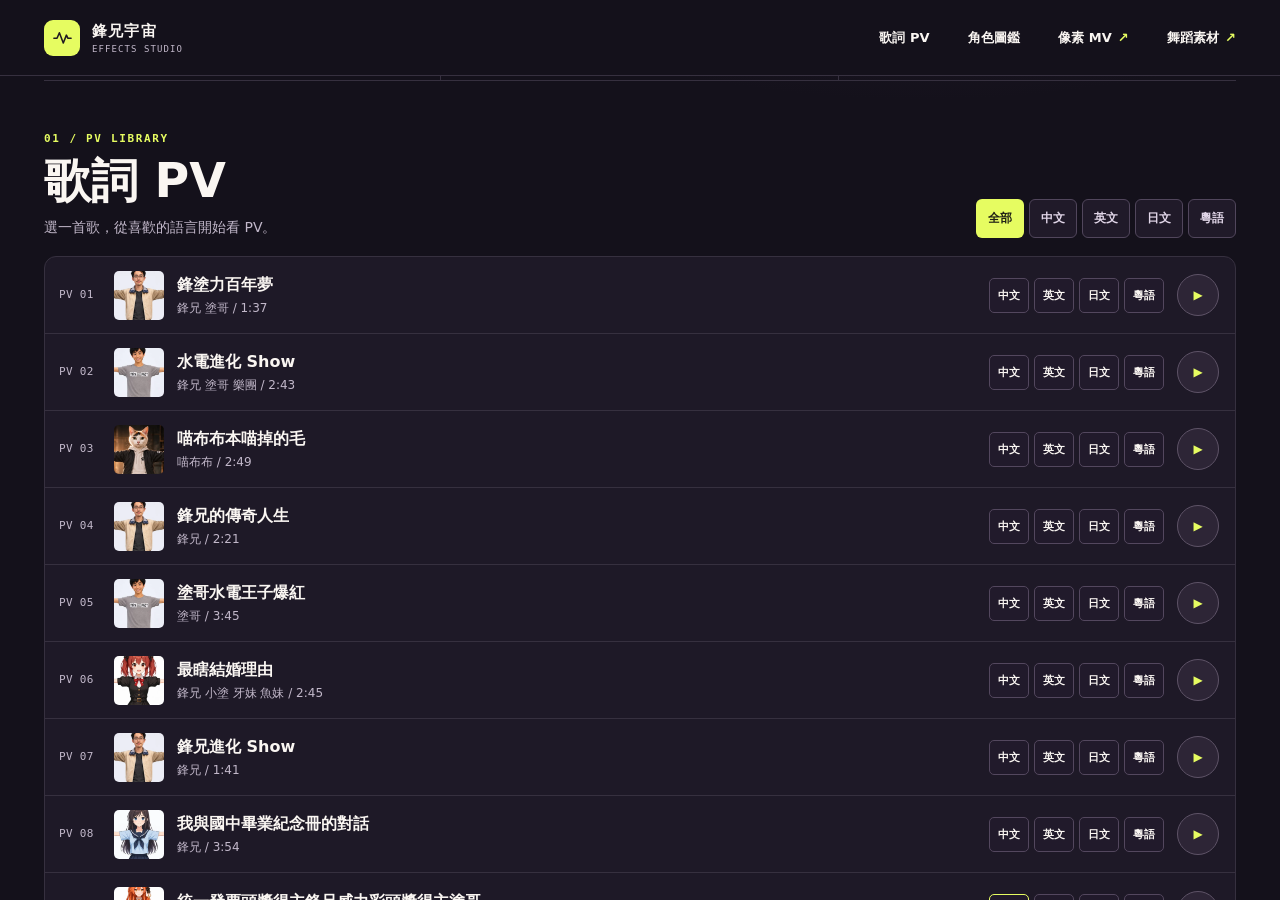
<file: index.html>
<!doctype html>
<html lang="zh-Hant">
<head>
<meta charset="utf-8">
<meta name="viewport" content="width=device-width,initial-scale=1,viewport-fit=cover">
<meta name="theme-color" content="#14111b">
<meta name="color-scheme" content="dark">
<meta name="mobile-web-app-capable" content="yes">
<meta name="apple-mobile-web-app-capable" content="yes">
<meta name="apple-mobile-web-app-status-bar-style" content="black-translucent">
<meta name="description" content="探索鋒兄宇宙的二次元 PV、四語曲庫與角色三視圖。">
<title>鋒兄宇宙｜音樂影像圖鑑</title>
<script>
  if ((location.protocol === 'https:' || location.protocol === 'http:') &&
      !location.search && !location.hash) {
    location.replace('./?song=s102#library');
  }
</script>
<link rel="stylesheet" href="css/archive.css?v=2">
<link rel="icon" href="data:image/svg+xml,%3Csvg xmlns=%27http://www.w3.org/2000/svg%27 viewBox=%270 0 32 32%27%3E%3Crect width=%2732%27 height=%2732%27 rx=%278%27 fill=%27%23e6fc61%27/%3E%3Cpath d=%27M5 17h4l3-7 5 13 4-10 2 4h4%27 fill=%27none%27 stroke=%27%23211a22%27 stroke-width=%272%27 stroke-linecap=%27round%27 stroke-linejoin=%27round%27/%3E%3C/svg%3E">
<style>
  :root{
    --ink:#2a1d3a; --paper:#fffafc; --pink:#ff5f95; --blue:#38c6ff; --gold:#ffc23a;
    --glass:rgba(255,255,255,.86); --line:rgba(42,29,58,.16);
    --ui:"Noto Sans CJK TC","Noto Sans TC","Microsoft JhengHei UI","PingFang TC",system-ui,sans-serif;
    --sat:env(safe-area-inset-top,0px); --sar:env(safe-area-inset-right,0px);
    --sab:env(safe-area-inset-bottom,0px); --sal:env(safe-area-inset-left,0px);
  }
  *{box-sizing:border-box;margin:0;padding:0}
  html,body{height:100%;height:100dvh;background:#120c22;overflow:hidden;color:var(--ink);font-family:var(--ui);
    user-select:none;-webkit-font-smoothing:antialiased;-webkit-text-size-adjust:100%;
    overscroll-behavior:none;touch-action:manipulation;-webkit-tap-highlight-color:transparent}
  #pv{position:fixed;inset:0;margin:auto;width:100%;height:100%;object-fit:contain;display:block;cursor:pointer;
    touch-action:manipulation}
  html.idle,html.idle #pv{cursor:none}
  #safe{position:fixed;left:0;top:0;width:0;height:0;visibility:hidden;pointer-events:none;
    border-style:solid;border-color:transparent;border-width:var(--sat) var(--sar) var(--sab) var(--sal)}

  /* the transport, a white capsule bar that fades away while it plays */
  #bar{position:fixed;left:50%;bottom:max(14px,var(--sab));transform:translateX(-50%);
    width:min(960px,calc(100% - 24px - var(--sal) - var(--sar)));padding:10px 14px 12px;border-radius:22px;
    background:var(--glass);border:3px solid var(--ink);box-shadow:6px 7px 0 rgba(42,29,58,.35);z-index:20;
    transition:opacity .35s}
  html.idle #bar,
  html:has(#start:not(.gone)) #bar{opacity:0;pointer-events:none}
  #scrub{position:relative;height:18px;cursor:pointer;touch-action:none}
  #track{position:absolute;left:0;right:0;top:6px;height:6px;border-radius:3px;background:rgba(42,29,58,.14)}
  #played{position:absolute;left:0;top:6px;height:6px;width:0;border-radius:3px;
    background:linear-gradient(90deg,var(--pink),var(--gold),var(--blue))}
  #row{display:flex;align-items:center;gap:8px;margin-top:6px;flex-wrap:wrap}
  #head{display:contents}
  #transport,#tools{display:flex;align-items:center;gap:8px;min-width:0}
  #transport{order:1}
  #time{order:2}
  #tools{order:3}
  .b{appearance:none;display:inline-flex;align-items:center;justify-content:center;border:2.5px solid var(--ink);
    background:#fff;color:var(--ink);font-family:var(--ui);font-size:13px;font-weight:800;letter-spacing:.06em;
    border-radius:999px;padding:6px 13px;cursor:pointer;text-decoration:none;white-space:nowrap;
    transition:transform .12s,background .12s;touch-action:manipulation}
  .b:active{transform:translateY(1px)}
  .b:focus-visible{outline:3px solid var(--gold);outline-offset:2px}
  #play{width:44px;height:44px;padding:0;font-size:16px;background:var(--pink);color:#fff}
  .nav{width:34px;height:34px;padding:0;font-size:12px}
  #time{font-size:13px;font-weight:700;font-variant-numeric:tabular-nums;min-width:96px}
  .ico{display:none}
  #now{order:4;margin-left:auto;display:flex;gap:10px;align-items:baseline;overflow:hidden;white-space:nowrap;
    max-width:40%;min-width:0}
  #ttl{font-weight:900;font-size:14px;overflow:hidden;text-overflow:ellipsis;min-width:0;flex:1 1 auto}
  #cast{font-size:12px;opacity:.65;overflow:hidden;text-overflow:ellipsis;min-width:0;flex:0 1 auto}

  /* tools/render_pv.js: just the frame */
  html.render #bar,html.render #start,#safe{display:none}
  html.render #pv{cursor:default}

  @media (hover:hover){
    .b:hover{background:#fff1f7;transform:translateY(-1px)}
  }
  @media (pointer:coarse){
    .b{min-width:44px;min-height:44px;padding:0 12px;font-size:14px}
    .nav{width:44px;height:44px;font-size:16px}
    #play{width:52px;height:48px;font-size:18px}
    #scrub{height:28px}
    #track,#played{top:11px}
  }
  @media (max-width:820px){
    #bar{padding:8px 10px 10px;border-radius:18px}
    #row{gap:6px 8px;margin-top:4px}
    #head{display:flex;align-items:baseline;gap:8px;width:100%;min-width:0;order:0}
    #transport,#tools,#time,#now{order:0}
    #now{margin:0;max-width:none;flex:1 1 auto;font-size:14px}
    #time{flex:0 0 auto;min-width:0;font-size:12px;text-align:right}
    #transport{gap:6px}
    #tools{gap:6px;margin-left:auto}
    .wide{display:none}
    .ico{display:inline}
  }
  @media (max-width:359px){
    #bar{padding:6px 8px 8px}
    #row,#transport,#tools{gap:4px}
    .b{min-width:38px;min-height:40px;padding:0 8px;font-size:13px}
    .nav{width:38px;height:40px}
    #play{width:44px;height:42px;font-size:16px}
  }
  @media (max-height:500px){
    #bar{padding:6px 8px 8px;border-radius:16px}
    #scrub{height:16px}
    #track,#played{top:5px}
    #row{flex-wrap:nowrap;gap:6px;margin-top:2px}
    #head{display:contents}
    #transport{order:1;gap:6px}
    #time{order:2;min-width:64px;font-size:12px}
    #tools{order:3;gap:6px;margin-left:0}
    #now{order:4;flex:1 1 auto;width:auto;margin:0 0 0 4px;max-width:none;font-size:12px}
    #cast{display:none}
    .wide{display:none}
    .ico{display:inline}
    .b{min-width:36px;min-height:36px;padding:0 8px;font-size:12px}
    .nav{width:36px;height:36px;font-size:13px}
    #play{width:42px;height:36px;font-size:15px}
  }
#transport .nav{width:auto;padding:0 12px}
#tools .speed{appearance:auto;color-scheme:light;min-width:52px;padding-inline:6px;cursor:pointer;font-variant-numeric:tabular-nums}
@media(max-width:820px) and (min-height:501px){#tools{flex-wrap:wrap}}
.volume{display:flex;align-items:center;gap:6px;min-width:0}
.volume input{width:80px;accent-color:#bda3ff}
.volume output{font-size:12px;min-width:32px}
@media(max-width:600px){.volume input{width:60px}.volume output{display:none}}
</style>
</head>
<body>
<canvas id="pv" width="1920" height="1080"></canvas>
<div id="safe"></div>

<div id="bar">
  <div id="scrub" role="slider" aria-label="播放進度" tabindex="0"><div id="track"></div><div id="played"></div></div>
  <div id="row">
    <div id="head">
      <div id="now"><span id="ttl">—</span><span id="cast"></span></div>
      <div id="time">0:00 / 0:00</div>
    </div>
    <div id="transport">
      <button class="b nav" id="bPrev" title="上一首" aria-label="上一首">⏮<span class="wide"> 上一首</span></button>
      <button class="b" id="play" title="播放／暫停" aria-label="播放">▶</button>
      <button class="b nav" id="bNext" title="下一首" aria-label="下一首"><span class="wide">下一首 </span>⏭</button>
    </div>
    <div id="tools">
      <button class="b" id="bList" title="選歌" aria-label="歌曲"><span class="wide">歌曲</span><span class="ico">曲</span></button>
      <a class="b" id="bPixel" href="pixel.html" title="第二版本：像素 MV" aria-label="第二版本"><span class="wide">第二版本</span><span class="ico">像素</span></a>
      <select class="b speed" id="playbackRate" aria-label="播放速度" title="播放速度">
        <option value="0.5">0.5×</option><option value="1" selected>1×</option>
        <option value="1.5">1.5×</option><option value="2">2×</option>
      </select>
      <button class="b" id="bFull" title="全螢幕" aria-label="全螢幕"><span class="wide">全螢幕</span><span class="ico">全</span></button>
    </div>
  </div>
</div>

<div id="start" tabindex="-1">
  <div id="home" class="archive">
    <header class="archive-header">
      <div class="shell masthead">
        <a class="wordmark" href="#home" aria-label="鋒兄宇宙首頁">
          <span class="brand-icon" aria-hidden="true"><svg viewBox="0 0 32 32"><path d="M5 17h4l3-7 5 13 4-10 2 4h4"/></svg></span>
          <span>鋒兄宇宙 <small>EFFECTS STUDIO</small></span>
        </a>
        <nav aria-label="主要導覽">
          <a href="#library">歌詞 PV</a>
          <a href="#characters">角色圖鑑</a>
          <a href="pixel.html">像素 MV <span aria-hidden="true">↗</span></a>
          <a href="dance.html">舞蹈素材 <span aria-hidden="true">↗</span></a>
        </nav>
      </div>
    </header>

    <main class="shell">
      <section class="hero" aria-labelledby="hero-title">
        <div class="hero-copy">
          <p class="eyebrow"><span class="signal"></span> EFFECTS ARCHIVE <span class="slash">//</span> VOL. 01</p>
          <h1 id="hero-title">鋒兄宇宙</h1>
          <p class="hero-subtitle">音樂影像圖鑑</p>
          <p class="intro">九首歌，九個故事。從二次元 PV、像素 MV，到角色立繪與三視圖，一起走進鋒兄宇宙。</p>
          <div class="hero-actions">
            <a class="action primary" href="#library"><span aria-hidden="true">▶</span> 瀏覽曲庫</a>
            <a class="action secondary" href="#characters">探索角色 <span aria-hidden="true">↘</span></a>
          </div>
        </div>
        <div class="hero-art" aria-label="精選角色">
          <div class="hero-index" aria-hidden="true"><span>✦</span> CAST FILES</div>
          <div class="hero-panels">
            <button type="button" class="hero-panel cat-panel" data-character="bubu">
              <img src="art/reference/bubu-front.webp" alt="">
              <span><small>05 / BUBU</small>喵布布</span>
            </button>
            <button type="button" class="hero-panel dragon-panel" data-character="gpt">
              <img src="art/reference/gpt-front.webp" alt="">
              <span><small>10 / GPT</small>GPT 娘</span>
            </button>
            <button type="button" class="hero-panel orange-panel" data-character="claude">
              <img src="art/reference/claude-front.webp" alt="">
              <span><small>09 / CLAUDE</small>Claude 娘</span>
            </button>
          </div>
        </div>
      </section>

      <dl class="archive-stats">
        <div><dt>歌曲</dt><dd id="trackCount">09</dd></div>
        <div><dt>語言版本</dt><dd id="songCount">36</dd></div>
        <div><dt>角色</dt><dd id="characterCount">10</dd></div>
      </dl>

      <section id="library" class="archive-section" aria-labelledby="library-title">
        <div class="section-heading">
          <div>
            <p class="eyebrow"><span>01</span> / PV LIBRARY</p>
            <h2 id="library-title">歌詞 PV</h2>
            <p>選一首歌，從喜歡的語言開始看 PV。</p>
          </div>
          <div id="languageFilters" class="filters" role="group" aria-label="曲庫語言篩選"></div>
        </div>
        <div id="grid" class="track-list"></div>
        <noscript><p>請啟用 JavaScript 以瀏覽曲庫和播放影片。</p></noscript>
      </section>

      <section id="characters" class="archive-section" aria-labelledby="characters-title">
        <div class="section-heading">
          <div>
            <p class="eyebrow"><span>02</span> / CHARACTER FILES</p>
            <h2 id="characters-title">角色圖鑑</h2>
            <p>點開角色，拖曳旋轉檢視，或查看全身立繪與完整三視圖。</p>
          </div>
          <a class="action secondary" href="dance.html">舞蹈素材庫 <span aria-hidden="true">↗</span></a>
        </div>
        <div id="characterGrid" class="character-grid"></div>
      </section>
    </main>

    <footer class="archive-footer">
      <div class="shell">
        <span>鋒兄宇宙 <small> / EFFECTS STUDIO</small></span>
        <a href="#home">回到頂端 <span aria-hidden="true">↑</span></a>
      </div>
    </footer>
  </div>
</div>

<dialog id="characterDialog" aria-labelledby="characterName">
  <div class="dialog-head">
    <div>
      <p id="characterCode" class="eyebrow"></p>
      <h2 id="characterName"></h2>
    </div>
    <form method="dialog"><button class="close-dialog" type="submit" aria-label="關閉角色圖鑑">×</button></form>
  </div>
  <div class="dialog-tools filters" role="group" aria-label="角色圖片類型">
    <button type="button" data-view="rotate" aria-pressed="true">旋轉檢視</button>
    <button type="button" data-view="turn" aria-pressed="false">三視圖</button>
    <button type="button" data-view="front" aria-pressed="false">全身立繪</button>
  </div>
  <div id="turntable" class="turntable" hidden>
    <div id="turntableStage" class="turntable-stage" tabindex="0" role="group" aria-label="角色旋轉檢視" aria-describedby="turntableHint">
      <div id="angleFrame" class="angle-frame"><img id="angleImage" alt="" draggable="false"></div>
      <span id="angleTag" class="angle-tag" aria-hidden="true"></span>
    </div>
    <div class="angle-controls filters" role="group" aria-label="選擇角色角度">
      <button type="button" data-angle="0" aria-pressed="true">正面 <small>0°</small></button>
      <button type="button" data-angle="1" aria-pressed="false">側面 <small>90°</small></button>
      <button type="button" data-angle="2" aria-pressed="false">背面 <small>180°</small></button>
    </div>
    <p id="turntableHint">左右拖曳、滑動或按方向鍵切換角度</p>
    <output id="angleStatus" class="visually-hidden" aria-live="polite"></output>
  </div>
  <figure id="characterFigure" class="character-figure" hidden>
    <img id="characterImage" alt="">
    <figcaption id="characterCaption"></figcaption>
  </figure>
</dialog>

<script defer src="data/songs.js?v=2.6.1"></script>
<script defer src="data/cast.js?v=2.11.0"></script>
<script defer src="js/puppet.js?v=2.12.2"></script>
<script defer src="js/player-controls.js?v=2.5.0"></script>
<script defer src="js/story.js?v=2.8.3"></script>
<script defer src="js/archive.js?v=1"></script>
<script defer src="js/pv.js?v=2.8.14"></script>
</body>
</html>
</file>
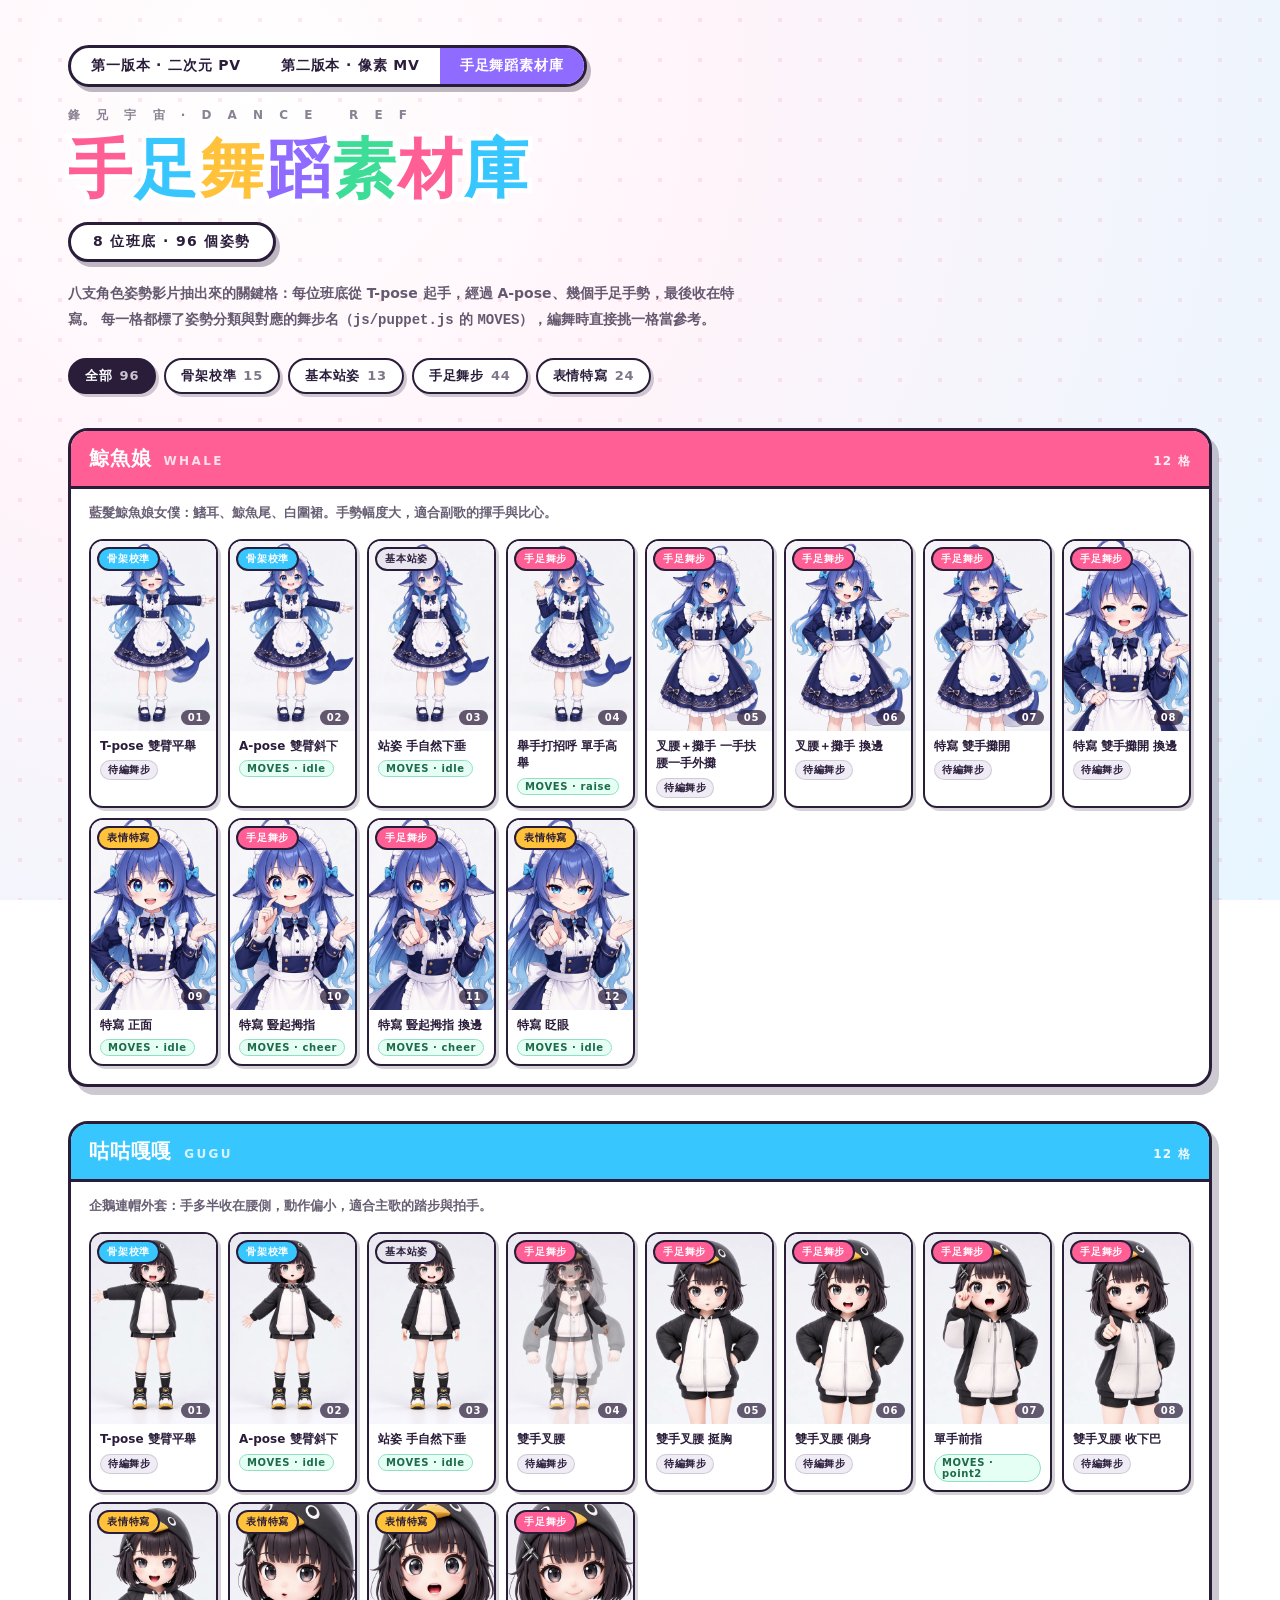
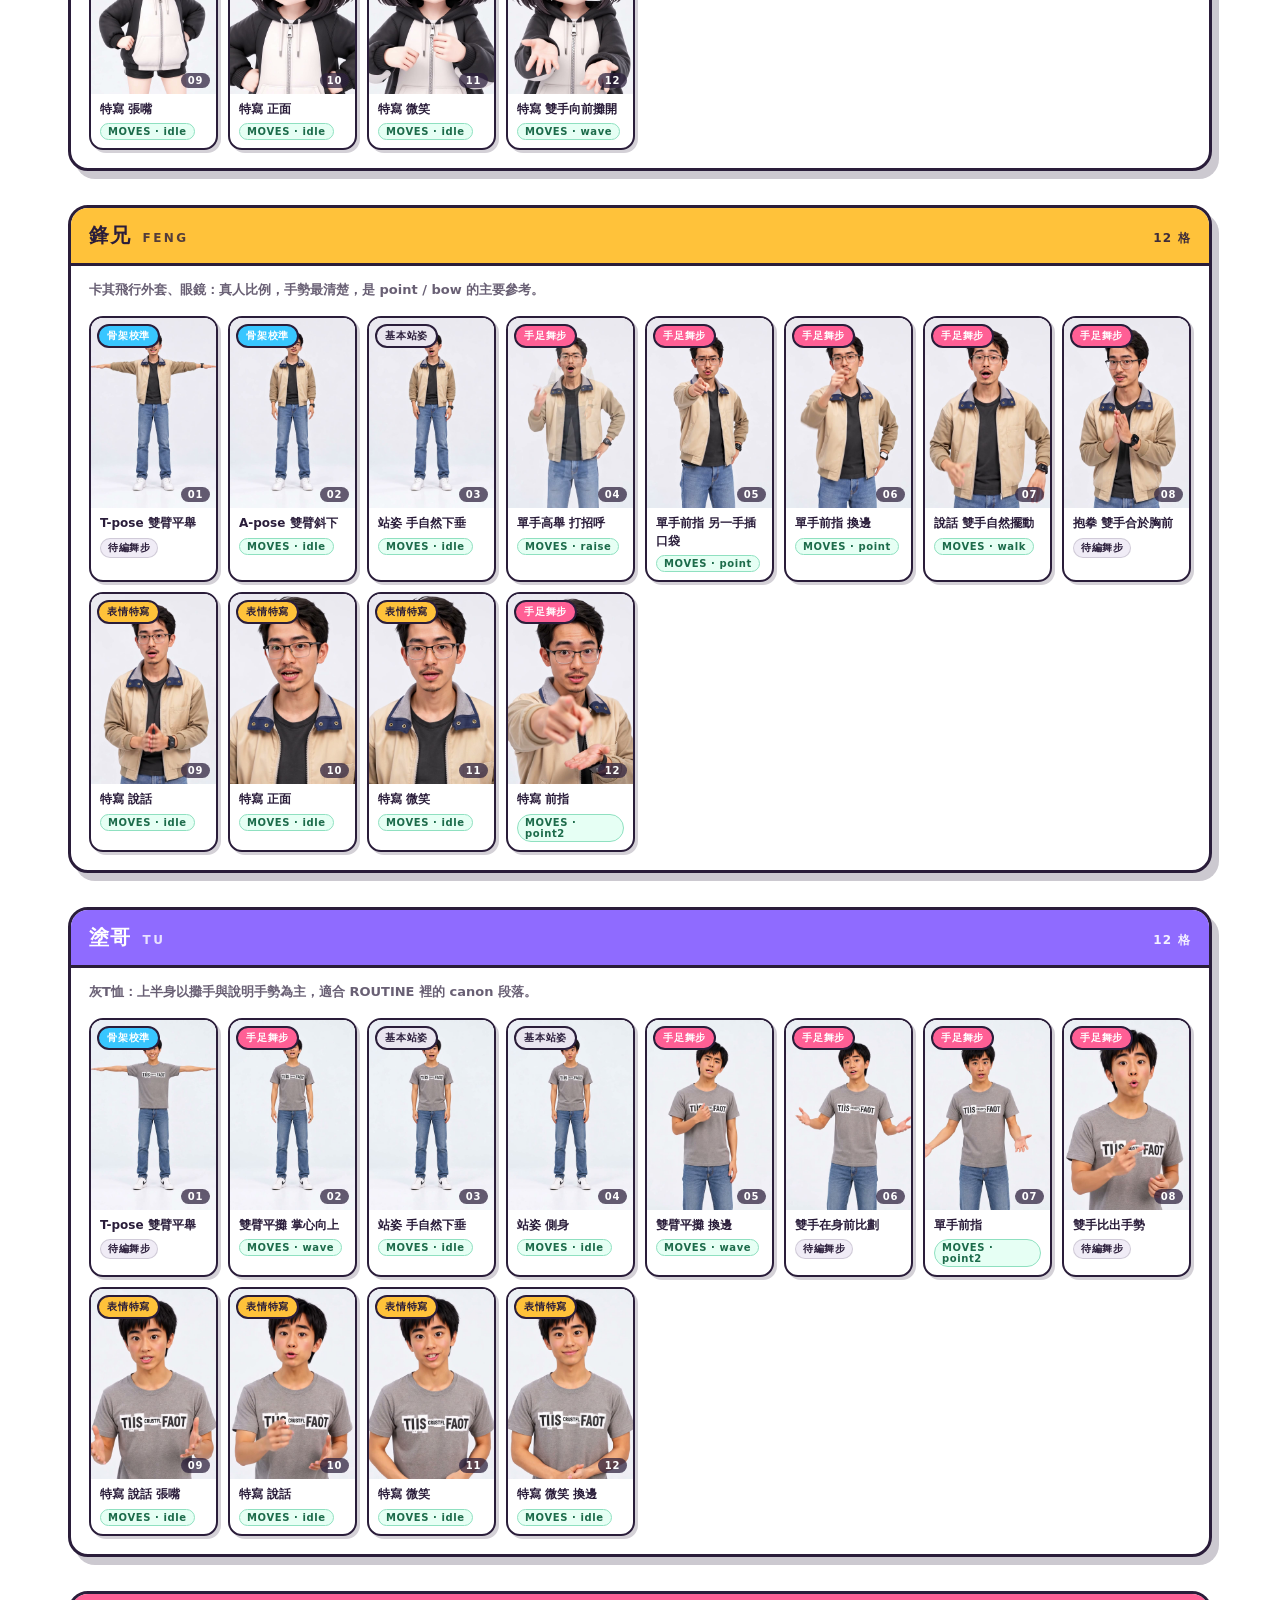
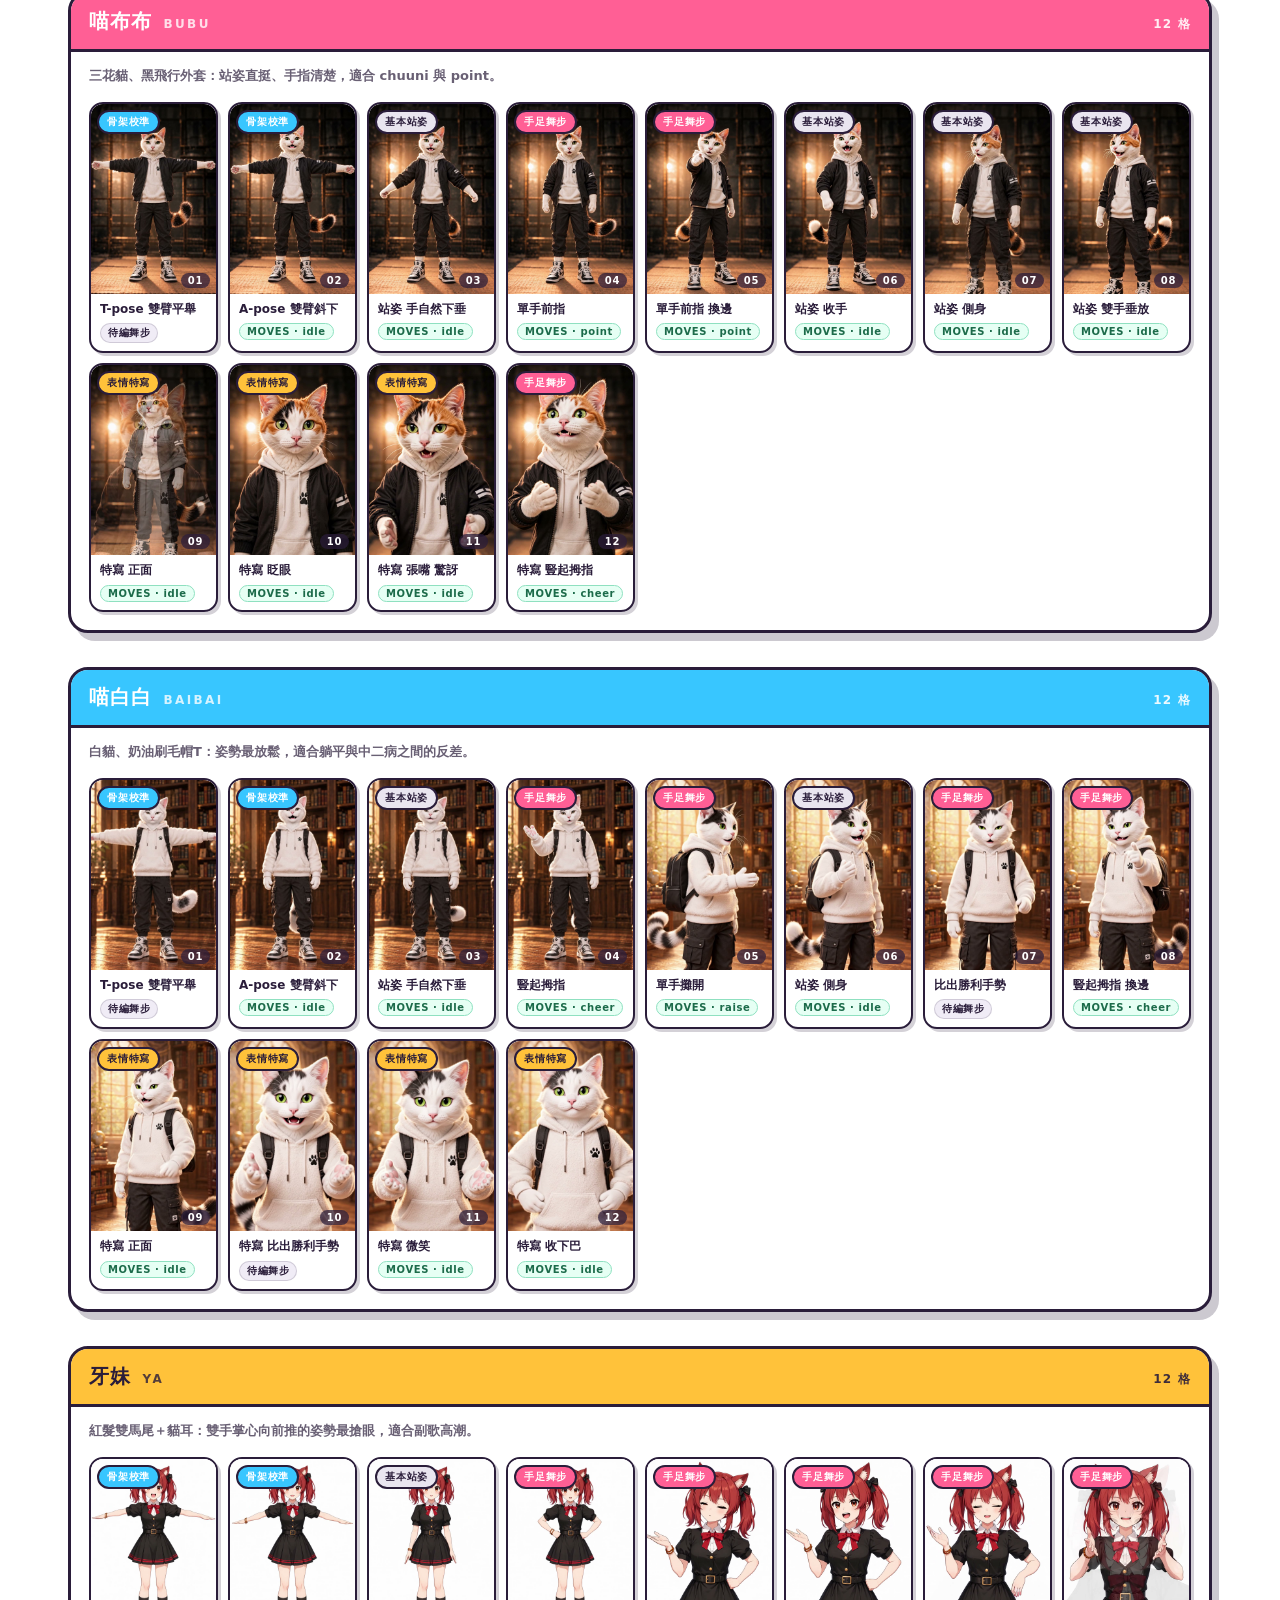
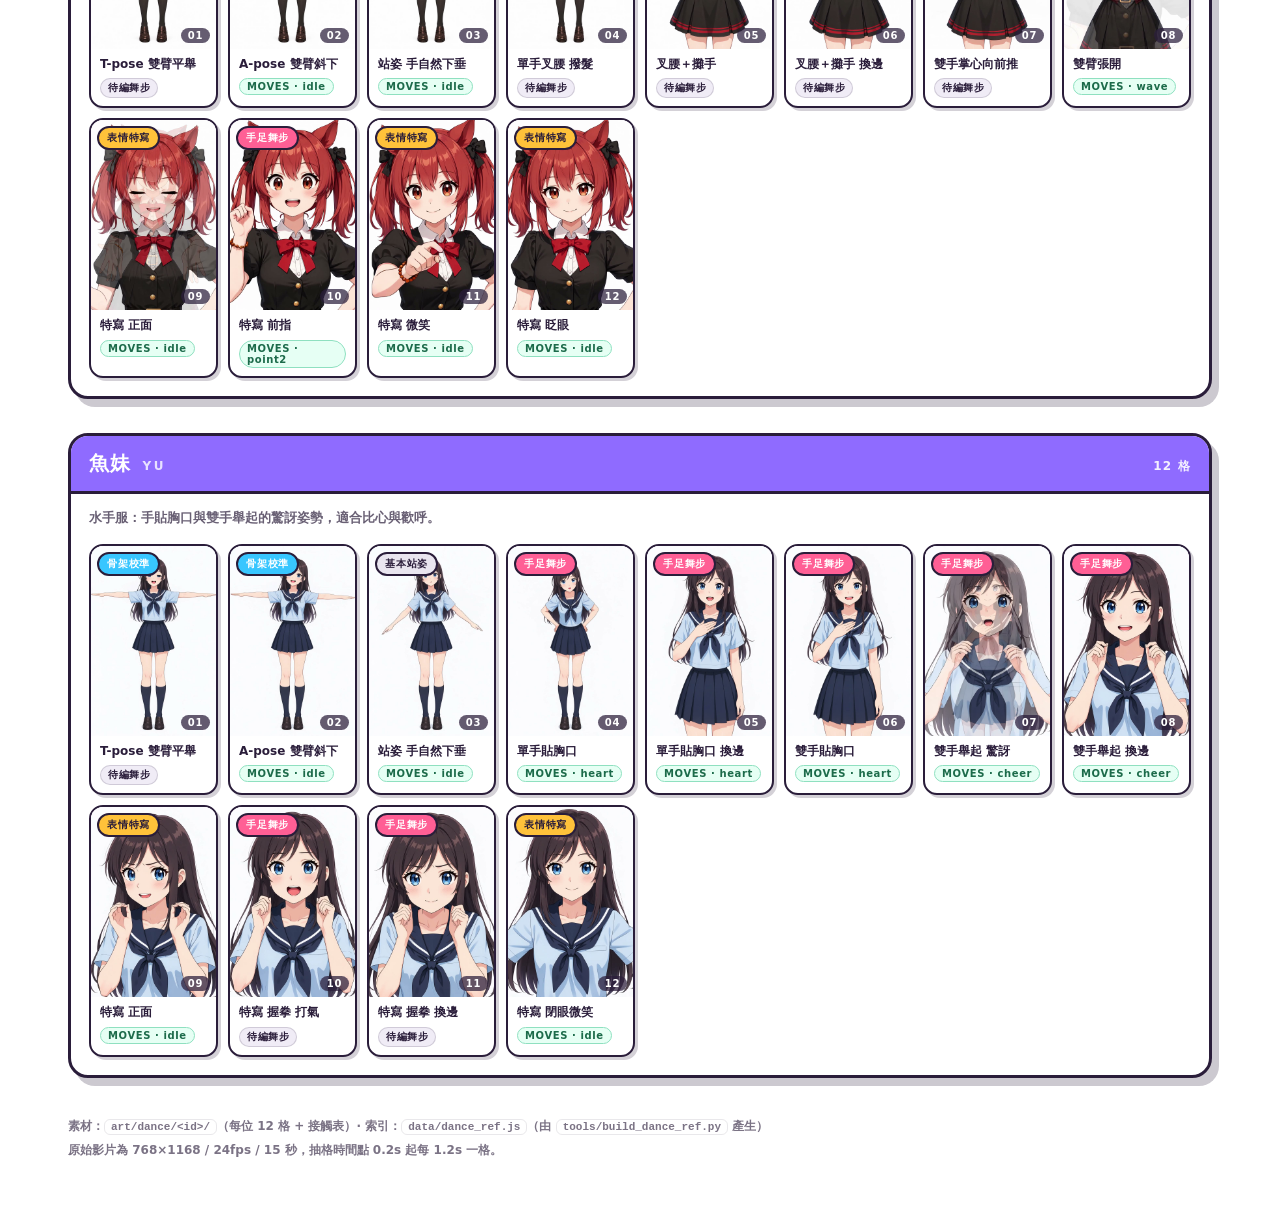
<file: dance.html>
<!doctype html>
<html lang="zh-Hant">
<head>
<meta charset="utf-8">
<meta name="viewport" content="width=device-width,initial-scale=1,viewport-fit=cover">
<meta name="theme-color" content="#fff4fa">
<meta name="color-scheme" content="light">
<title>鋒兄宇宙 · 手足舞蹈素材庫</title>
<style>
  :root{
    --ink:#2a1d3a; --paper:#fffafc; --pink:#ff5f95; --blue:#38c6ff; --gold:#ffc23a; --purple:#8f6bff; --green:#3ddc97;
    --line:rgba(42,29,58,.16);
    --ui:"Noto Sans CJK TC","Noto Sans TC","Microsoft JhengHei UI","PingFang TC",system-ui,sans-serif;
    --sat:env(safe-area-inset-top,0px); --sar:env(safe-area-inset-right,0px);
    --sab:env(safe-area-inset-bottom,0px); --sal:env(safe-area-inset-left,0px);
  }
  *{box-sizing:border-box;margin:0;padding:0}
  html{-webkit-text-size-adjust:100%}
  body{min-height:100dvh;color:var(--ink);font-family:var(--ui);-webkit-font-smoothing:antialiased;
    background:radial-gradient(circle at 20% 10%,#ffffff 0,#fff4fa 34%,#e7f6ff 100%);background-attachment:fixed}
  body::before{content:"";position:fixed;inset:0;pointer-events:none;opacity:.5;z-index:0;
    background-image:radial-gradient(rgba(255,95,149,.3) 2px,transparent 2.5px);background-size:40px 40px}
  .in{position:relative;z-index:1;max-width:1180px;margin:0 auto;
    padding:calc(clamp(22px,5vh,52px) + var(--sat)) calc(18px + var(--sar)) calc(60px + var(--sab)) calc(18px + var(--sal))}

  .ver{display:inline-flex;margin-bottom:20px;border:3px solid var(--ink);border-radius:999px;overflow:hidden;
    background:#fff;box-shadow:4px 5px 0 rgba(42,29,58,.3);font-weight:900;font-size:14px;letter-spacing:.06em}
  .ver>*{padding:9px 20px;color:var(--ink);text-decoration:none}
  .ver .on{background:var(--purple);color:#fff}
  .kick{font-size:12px;font-weight:800;letter-spacing:.5em;opacity:.55}
  h1{margin-top:10px;font-size:clamp(32px,6.4vw,64px);font-weight:900;line-height:1.12;letter-spacing:.03em}
  h1 span{display:inline-block;-webkit-text-stroke:9px #fff;paint-order:stroke fill}
  h1 span:nth-child(5n+1){color:var(--pink)} h1 span:nth-child(5n+2){color:var(--blue)}
  h1 span:nth-child(5n+3){color:var(--gold)} h1 span:nth-child(5n+4){color:var(--purple)}
  h1 span:nth-child(5n+5){color:var(--green)}
  .pill{display:inline-block;margin-top:16px;padding:8px 22px;border:3px solid var(--ink);border-radius:999px;
    background:#fff;font-weight:800;font-size:14px;letter-spacing:.1em;box-shadow:4px 5px 0 rgba(42,29,58,.3)}
  .lead{margin-top:18px;font-size:14px;font-weight:600;line-height:1.9;opacity:.72;max-width:70ch}

  .filters{display:flex;flex-wrap:wrap;gap:8px;margin-top:24px}
  .chip{appearance:none;border:2.5px solid var(--ink);background:#fff;color:var(--ink);font-family:var(--ui);
    font-size:13px;font-weight:800;letter-spacing:.06em;border-radius:999px;padding:7px 15px;cursor:pointer;
    box-shadow:3px 3px 0 rgba(42,29,58,.22);transition:transform .12s,background .12s}
  .chip:active{transform:translateY(1px)}
  .chip[aria-pressed="true"]{background:var(--ink);color:#fff}
  .chip .k{margin-left:7px;opacity:.6;font-variant-numeric:tabular-nums}
  .chip[aria-pressed="true"] .k{opacity:.75}

  .cast{margin-top:34px;border:3px solid var(--ink);border-radius:20px;background:#fff;overflow:hidden;
    box-shadow:7px 8px 0 rgba(42,29,58,.24)}
  .cast>header{display:flex;align-items:baseline;gap:12px;flex-wrap:wrap;padding:14px 18px;
    border-bottom:3px solid var(--ink);background:var(--pink);color:#fff}
  .cast:nth-of-type(4n+2)>header{background:var(--blue)}
  .cast:nth-of-type(4n+3)>header{background:var(--gold);color:var(--ink)}
  .cast:nth-of-type(4n)>header{background:var(--purple)}
  .cast>header h2{font-size:20px;font-weight:900;letter-spacing:.04em}
  .cast>header .id{font-size:12px;font-weight:800;letter-spacing:.2em;opacity:.8}
  .cast>header .cnt{margin-left:auto;font-size:12px;font-weight:800;letter-spacing:.1em;opacity:.9}
  .cast .note{padding:12px 18px 0;font-size:13px;font-weight:600;line-height:1.85;opacity:.7}

  .row{display:grid;grid-template-columns:repeat(auto-fill,minmax(128px,1fr));gap:10px;padding:14px 18px 18px}
  .pose{appearance:none;padding:0;border:2.5px solid var(--ink);border-radius:14px;background:#fff;
    color:var(--ink);font-family:var(--ui);cursor:pointer;overflow:hidden;text-align:left;
    box-shadow:3px 3px 0 rgba(42,29,58,.2);transition:transform .13s;display:flex;flex-direction:column}
  .pose:hover{transform:translateY(-3px)}
  .pose:focus-visible{outline:3px solid var(--gold);outline-offset:2px}
  .pose .thumb{position:relative;display:block;aspect-ratio:768/1168;background:#f4f1f6;overflow:hidden}
  .pose .thumb img{width:100%;height:100%;object-fit:cover;object-position:50% 12%;display:block}
  .pose .badge{position:absolute;left:6px;top:6px;font-size:10px;font-weight:900;letter-spacing:.08em;
    padding:3px 8px;border-radius:999px;border:2px solid var(--ink);background:#fff;color:var(--ink)}
  .pose .badge.calib{background:var(--blue);color:#fff}
  .pose .badge.base{background:#e9e5ef}
  .pose .badge.move{background:var(--pink);color:#fff}
  .pose .badge.face{background:var(--gold)}
  .pose .meta{display:block;padding:7px 9px 8px}
  .pose .lb{display:block;font-size:12px;font-weight:800;line-height:1.45}
  .pose .mv{display:inline-block;margin-top:5px;font-size:10px;font-weight:900;letter-spacing:.06em;
    padding:2px 7px;border-radius:999px;background:#f0ecf6;border:1.5px solid var(--line)}
  .pose .mv.on{background:#e6fff4;border-color:#8fe0c0;color:#1c6b4a}
  .pose .n{position:absolute;right:6px;bottom:6px;font-size:10px;font-weight:900;padding:2px 7px;border-radius:999px;
    background:rgba(42,29,58,.72);color:#fff;letter-spacing:.06em}

  .foot{margin-top:36px;font-size:12px;font-weight:600;line-height:2;opacity:.62}
  .foot code{font-family:ui-monospace,Menlo,monospace;background:#fff;border:1.5px solid var(--line);
    border-radius:6px;padding:1px 6px;font-size:11px}

  /* lightbox */
  #lb{position:fixed;inset:0;z-index:60;display:none;background:rgba(26,16,40,.62);backdrop-filter:blur(6px);
    align-items:center;justify-content:center;padding:24px}
  #lb.on{display:flex}
  #lb .box{display:flex;gap:0;max-width:min(880px,100%);max-height:min(88dvh,100%);background:#fff;
    border:3px solid var(--ink);border-radius:20px;overflow:hidden;box-shadow:8px 9px 0 rgba(0,0,0,.35)}
  #lb .fig{background:#f4f1f6;display:flex;align-items:center;justify-content:center;min-width:0}
  #lb .fig img{display:block;max-height:min(88dvh,760px);max-width:100%;width:auto}
  #lb .side{width:260px;flex:0 0 auto;padding:18px;display:flex;flex-direction:column;gap:10px;overflow:auto}
  #lb .side .who{font-size:12px;font-weight:900;letter-spacing:.2em;opacity:.55}
  #lb .side h3{font-size:19px;font-weight:900;line-height:1.35}
  #lb .side .kv{font-size:12px;font-weight:700;line-height:1.9;opacity:.72}
  #lb .side .mv2{font-size:13px;font-weight:800;padding:8px 12px;border-radius:12px;background:#f0ecf6;border:2px solid var(--line)}
  #lb .side .mv2.on{background:#e6fff4;border-color:#8fe0c0;color:#1c6b4a}
  #lb .side .close{margin-top:auto;appearance:none;border:2.5px solid var(--ink);background:#fff;color:var(--ink);
    font-family:var(--ui);font-weight:900;font-size:13px;border-radius:999px;padding:9px 16px;cursor:pointer}
  @media (max-width:720px){
    #lb .box{flex-direction:column;max-height:92dvh}
    #lb .fig img{max-height:56dvh}
    #lb .side{width:auto;flex:0 0 auto}
    .cast>header .cnt{margin-left:0;width:100%}
  }
</style>
</head>
<body>
<div class="in">
  <nav class="ver" aria-label="版本">
    <a href="index.html?song=s102#library">第一版本 · 二次元 PV</a>
    <a href="pixel.html">第二版本 · 像素 MV</a>
    <span class="on">手足舞蹈素材庫</span>
  </nav>
  <div class="kick">鋒 兄 宇 宙 · D A N C E &nbsp; R E F</div>
  <h1><span>手</span><span>足</span><span>舞</span><span>蹈</span><span>素</span><span>材</span><span>庫</span></h1>
  <div class="pill" id="count">— 位班底 · — 個姿勢</div>
  <p class="lead">八支角色姿勢影片抽出來的關鍵格：每位班底從 T-pose 起手，經過 A-pose、幾個手足手勢，最後收在特寫。
     每一格都標了姿勢分類與對應的舞步名（<code>js/puppet.js</code> 的 <code>MOVES</code>），編舞時直接挑一格當參考。</p>

  <div class="filters" id="filters"></div>
  <div id="cast"></div>

  <div class="foot">
    素材：<code>art/dance/&lt;id&gt;/</code>（每位 12 格 + 接觸表）· 索引：<code>data/dance_ref.js</code>（由 <code>tools/build_dance_ref.py</code> 產生）<br>
    原始影片為 768×1168 / 24fps / 15 秒，抽格時間點 0.2s 起每 1.2s 一格。
  </div>
</div>

<div id="lb" role="dialog" aria-modal="true" aria-label="姿勢檢視">
  <div class="box">
    <div class="fig"><img id="lbimg" alt=""></div>
    <div class="side">
      <div class="who" id="lbwho"></div>
      <h3 id="lblb"></h3>
      <div class="mv2" id="lbmv"></div>
      <div class="kv" id="lbkv"></div>
      <button class="close" id="lbclose">關閉</button>
    </div>
  </div>
</div>

<script src="data/dance_ref.js?v=1.0.0"></script>
<script>
(function () {
  'use strict';
  var D = window.DANCE_REF;
  if (!D) { document.getElementById('cast').textContent = '找不到 data/dance_ref.js'; return; }

  var KIND = [
    { id: 'calib', name: '骨架校準' },
    { id: 'base',  name: '基本站姿' },
    { id: 'move',  name: '手足舞步' },
    { id: 'face',  name: '表情特寫' }
  ];

  var total = D.totalPoses;
  document.getElementById('count').textContent = D.cast.length + ' 位班底 · ' + total + ' 個姿勢';

  /* filter chips */
  var filter = 'all';
  var fwrap = document.getElementById('filters');
  function countOf(k) { return D.cast.reduce(function (n, c) { return n + c.poses.filter(function (p) { return p.kind === k; }).length; }, 0); }
  var chips = [{ id: 'all', name: '全部', n: total }].concat(KIND.map(function (k) { return { id: k.id, name: k.name, n: countOf(k.id) }; }));
  chips.forEach(function (c) {
    var b = document.createElement('button');
    b.className = 'chip';
    b.type = 'button';
    b.setAttribute('aria-pressed', String(c.id === filter));
    b.innerHTML = c.name + '<span class="k">' + c.n + '</span>';
    b.addEventListener('click', function () {
      filter = c.id;
      [].forEach.call(fwrap.children, function (x) { x.setAttribute('aria-pressed', String(x === b)); });
      apply();
    });
    fwrap.appendChild(b);
  });

  /* cast sections */
  var wrap = document.getElementById('cast');
  var sections = [];
  D.cast.forEach(function (c) {
    var sec = document.createElement('section');
    sec.className = 'cast';

    var hd = document.createElement('header');
    hd.innerHTML = '<h2>' + c.name + '</h2><span class="id">' + c.id.toUpperCase() + '</span>' +
                   '<span class="cnt">' + c.poses.length + ' 格</span>';
    sec.appendChild(hd);

    var note = document.createElement('p');
    note.className = 'note';
    note.textContent = c.note;
    sec.appendChild(note);

    var row = document.createElement('div');
    row.className = 'row';
    c.poses.forEach(function (p) {
      var b = document.createElement('button');
      b.className = 'pose';
      b.type = 'button';
      b.dataset.kind = p.kind;
      b.innerHTML =
        '<span class="thumb"><img loading="lazy" src="' + p.file + '" alt="' + c.name + ' ' + p.label + '">' +
        '<span class="badge ' + p.kind + '">' + p.kindName + '</span>' +
        '<span class="n">' + String(p.n).padStart(2, '0') + '</span></span>' +
        '<span class="meta"><span class="lb">' + p.label + '</span>' +
        '<span class="mv' + (p.move !== '-' ? ' on' : '') + '">' + (p.move !== '-' ? 'MOVES · ' + p.move : '待編舞步') + '</span></span>';
      b.addEventListener('click', function () { open(c, p); });
      row.appendChild(b);
    });
    sec.appendChild(row);
    wrap.appendChild(sec);
    sections.push(sec);
  });

  function apply() {
    sections.forEach(function (sec) {
      var shown = 0;
      [].forEach.call(sec.querySelectorAll('.pose'), function (el) {
        var ok = filter === 'all' || el.dataset.kind === filter;
        el.style.display = ok ? '' : 'none';
        if (ok) shown++;
      });
      sec.style.display = shown ? '' : 'none';
    });
  }

  /* lightbox */
  var lb = document.getElementById('lb');
  var img = document.getElementById('lbimg');
  function open(c, p) {
    img.src = p.file;
    img.alt = c.name + ' ' + p.label;
    document.getElementById('lbwho').textContent = c.name + ' · ' + c.id.toUpperCase();
    document.getElementById('lblb').textContent = String(p.n).padStart(2, '0') + '　' + p.label;
    var mv = document.getElementById('lbmv');
    mv.textContent = p.move !== '-' ? '對應舞步：MOVES.' + p.move : '尚未對應舞步（DANCE.md 列為候選）';
    mv.className = 'mv2' + (p.move !== '-' ? ' on' : '');
    document.getElementById('lbkv').innerHTML =
      '分類：' + p.kindName + '<br>影片時間：' + p.t.toFixed(1) + 's<br>尺寸：' + p.w + '×' + p.h +
      '<br>檔案：' + p.file;
    lb.classList.add('on');
  }
  function close() { lb.classList.remove('on'); img.removeAttribute('src'); }
  document.getElementById('lbclose').addEventListener('click', close);
  lb.addEventListener('click', function (e) { if (e.target === lb) close(); });
  document.addEventListener('keydown', function (e) { if (e.key === 'Escape') close(); });
})();
</script>
</body>
</html>
</file>
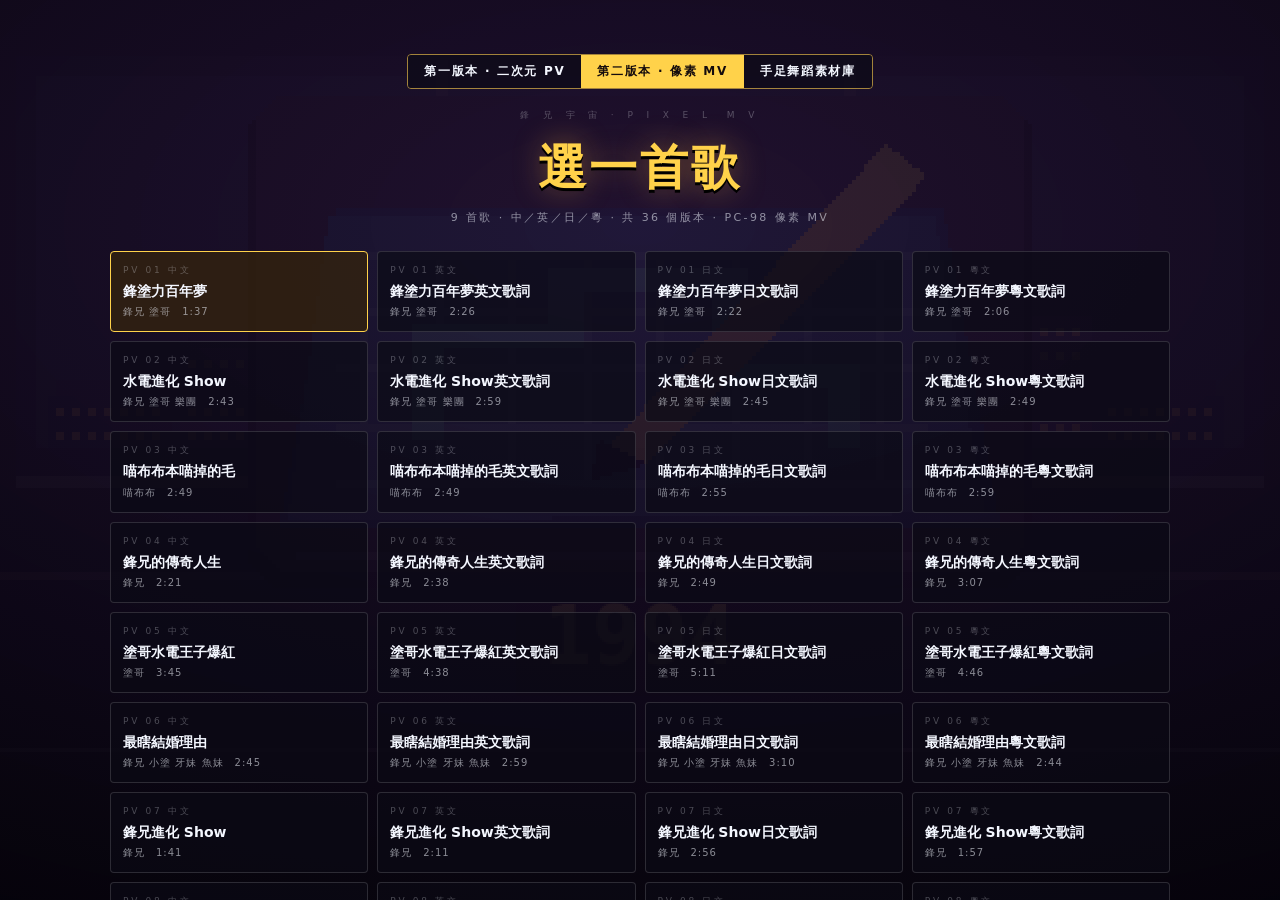
<file: pixel.html>
<!doctype html>
<html lang="zh-Hant">
<head>
<meta charset="utf-8">
<meta name="viewport" content="width=device-width,initial-scale=1,viewport-fit=cover">
<meta name="theme-color" content="#05040a">
<meta name="color-scheme" content="dark">
<meta name="mobile-web-app-capable" content="yes">
<meta name="apple-mobile-web-app-capable" content="yes">
<meta name="apple-mobile-web-app-status-bar-style" content="black-translucent">
<title>鋒兄宇宙 · 第二版本 · 像素 MV</title>
<style>
  :root{
    --ink:#f4f7ff; --dim:rgba(244,247,255,.55); --dim2:rgba(244,247,255,.28);
    --gold:#ffd24a; --line:rgba(255,255,255,.14); --glass:rgba(10,8,18,.66);
    --ui:"Microsoft JhengHei UI","PingFang TC","Noto Sans TC",system-ui,sans-serif;
    --sat:env(safe-area-inset-top,0px); --sar:env(safe-area-inset-right,0px);
    --sab:env(safe-area-inset-bottom,0px); --sal:env(safe-area-inset-left,0px);
  }
  *{box-sizing:border-box;margin:0;padding:0}
  html,body{height:100%;height:100dvh;background:#05040a;overflow:hidden;color:var(--ink);
    font-family:var(--ui);user-select:none;-webkit-font-smoothing:antialiased;
    overscroll-behavior:none;touch-action:manipulation;-webkit-touch-callout:none;
    -webkit-tap-highlight-color:transparent}
  #screen{position:fixed;inset:0;width:100%;height:100%;display:block;image-rendering:pixelated;
    touch-action:manipulation}
  /* measured in JS so the pixel HUD clears the notch and the home indicator */
  #safe{position:fixed;left:0;top:0;width:0;height:0;visibility:hidden;pointer-events:none;
    border-style:solid;border-color:transparent;border-width:var(--sat) var(--sar) var(--sab) var(--sal)}

  #top{position:fixed;top:0;left:0;right:0;padding:12px 16px;display:flex;gap:12px;
    align-items:flex-start;pointer-events:none;z-index:20;transition:opacity .4s}
  #top h1{font-size:15px;font-weight:900;letter-spacing:.05em;
    text-shadow:0 2px 0 #000,0 0 18px rgba(255,210,74,.4)}
  #top .cast{font-size:10px;letter-spacing:.24em;color:var(--dim);margin-top:4px;
    text-shadow:0 1px 0 #000}

  #bottom{position:fixed;left:0;right:0;bottom:0;z-index:20;
    padding:0 calc(12px + var(--sar)) calc(12px + var(--sab)) calc(12px + var(--sal));
    background:linear-gradient(to top,rgba(5,4,10,.92),rgba(5,4,10,0));transition:opacity .35s}
  body.chrome-off #bottom,
  body:has(#start:not(.gone)) #bottom{opacity:0;pointer-events:none}
  #scrub{position:relative;height:16px;cursor:pointer;touch-action:none}
  #track{position:absolute;left:0;right:0;top:6px;height:4px;background:rgba(255,255,255,.15)}
  #played{position:absolute;left:0;top:6px;height:4px;width:0;background:var(--gold);
    box-shadow:0 0 10px rgba(255,210,74,.7)}
  #row{display:flex;align-items:center;gap:7px;margin-top:8px;flex-wrap:wrap}
  #head{display:contents}
  #transport,#tools{display:flex;align-items:center;gap:7px;min-width:0}
  #transport{order:1}
  #time{order:2}
  #tools{order:3}
  button.b,a.b,select.b{appearance:none;border:1px solid var(--line);background:var(--glass);color:var(--ink);
    font-family:var(--ui);font-size:10px;letter-spacing:.14em;border-radius:4px;padding:7px 10px;
    cursor:pointer;transition:.15s;white-space:nowrap;touch-action:manipulation}
  a.b{display:inline-flex;align-items:center;justify-content:center;text-decoration:none}
  button.b:active,a.b:active{border-color:rgba(255,210,74,.85);color:var(--gold)}
  button.b:focus-visible,a.b:focus-visible,.card:focus-visible{outline:2px solid var(--gold);outline-offset:2px}
  #play{width:40px;height:40px;border-radius:4px;padding:0;font-size:15px;
    border-color:rgba(255,210,74,.6);color:var(--gold);background:rgba(255,210,74,.12)}
  .nav{width:30px;height:30px;padding:0;font-size:11px}
  #time{font-size:10px;letter-spacing:.1em;color:var(--dim);font-variant-numeric:tabular-nums;
    min-width:74px}
  .k{opacity:.6}
  .ico{display:none}
  #now{order:4;margin-left:auto;display:flex;gap:10px;align-items:baseline;font-size:10px;
    letter-spacing:.14em;color:var(--dim);overflow:hidden;white-space:nowrap;max-width:44vw;min-width:0}
  #now #ttl{font-weight:900;color:var(--ink);overflow:hidden;text-overflow:ellipsis;
    flex:0 1 auto;min-width:0;max-width:72%}
  #now #cast{overflow:hidden;text-overflow:ellipsis;min-width:0;flex:1 1 auto}

  #start{position:fixed;inset:0;z-index:40;overflow:auto;-webkit-overflow-scrolling:touch;
    background:radial-gradient(120% 90% at 50% 25%,rgba(30,14,44,.9),rgba(3,2,8,.98));
    transition:opacity .45s,visibility .45s}
  #start.gone{opacity:0;visibility:hidden;pointer-events:none}
  #start .in{max-width:900px;margin:0 auto;text-align:center;
    padding:calc(clamp(24px,6vh,60px) + var(--sat)) calc(20px + var(--sar)) calc(50px + var(--sab)) calc(20px + var(--sal))}
  #start .kick{font-size:9px;letter-spacing:.6em;color:var(--dim2);margin-bottom:14px}
  #start h2{font-size:clamp(26px,6vw,48px);font-weight:900;letter-spacing:.06em;color:var(--gold);
    text-shadow:0 3px 0 #000,0 0 30px rgba(255,180,60,.4)}
  #start .sub{margin-top:10px;font-size:11px;letter-spacing:.22em;color:var(--dim)}
  #grid{display:grid;grid-template-columns:repeat(auto-fill,minmax(210px,1fr));gap:9px;margin-top:26px}
  .card{display:flex;flex-direction:column;gap:5px;text-align:left;padding:12px;cursor:pointer;
    border:1px solid var(--line);background:rgba(12,10,22,.7);color:var(--ink);
    font-family:var(--ui);border-radius:4px;transition:.15s;touch-action:manipulation}
  .card:active{border-color:var(--gold);background:rgba(34,24,48,.8)}
  .card.cur{border-color:var(--gold);background:rgba(50,34,14,.8)}
  .card .n{font-size:9px;letter-spacing:.3em;color:var(--dim2)}
  .card .t{font-size:14px;font-weight:900;line-height:1.3}
  .card .c{font-size:10px;letter-spacing:.1em;color:var(--dim)}
  #start .ver{display:inline-flex;margin-bottom:20px;border:1px solid rgba(255,210,74,.6);border-radius:4px;overflow:hidden;
    font-size:12px;font-weight:900;letter-spacing:.14em;max-width:100%}
  #start .ver>*{padding:8px 16px;color:var(--ink);text-decoration:none;background:rgba(12,10,22,.7)}
  #start .ver .on{background:var(--gold);color:#140b0c}
  #start .keys{margin-top:26px;font-size:10px;letter-spacing:.1em;color:var(--dim2);line-height:2}
  .touch{display:none;margin-top:18px;font-size:12px;letter-spacing:.06em;color:var(--dim2);line-height:1.8}

  @media (hover:hover){
    button.b:hover,a.b:hover{border-color:rgba(255,210,74,.6);color:var(--gold)}
    .card:hover{border-color:rgba(255,210,74,.6);background:rgba(34,24,48,.8)}
    #start .ver a:hover{color:var(--gold)}
  }
  @media (pointer:coarse){
    button.b,a.b{min-width:44px;min-height:44px;padding:0 10px;font-size:13px;letter-spacing:.04em}
    #start .ver>*{padding:12px 14px;min-height:44px}
    .nav{width:44px;height:44px;font-size:16px}
    #play{width:52px;height:48px;font-size:18px}
    #scrub{height:28px}
    #track,#played{top:12px}
    .card{min-height:64px;padding:14px}
  }
  @media (max-width:820px){
    #bottom{padding:0 calc(10px + var(--sar)) calc(8px + var(--sab)) calc(10px + var(--sal))}
    #row{flex-wrap:wrap;align-items:center;gap:6px 8px;margin-top:2px}
    #head{display:flex;align-items:baseline;gap:8px;width:100%;min-width:0;order:0}
    #transport,#time,#tools,#now{order:0}
    #now{margin:0;max-width:none;flex:1 1 auto;font-size:13px;letter-spacing:.04em}
    #time{flex:0 0 auto;min-width:0;font-size:12px;letter-spacing:.04em;text-align:right}
    #transport{gap:6px}
    #tools{gap:6px;margin-left:auto}
    .wide{display:none}
    .ico{display:inline}
    #bPv{display:none}
    #start .ver{flex-wrap:wrap;justify-content:center;letter-spacing:.04em;font-size:13px}
    #start .kick{letter-spacing:.22em;font-size:clamp(8px,2.6vw,11px)}
    #start h2{letter-spacing:.04em}
    #start .sub{letter-spacing:.08em;font-size:12px;line-height:1.6}
    #grid{grid-template-columns:repeat(auto-fill,minmax(min(100%,168px),1fr));gap:8px;margin-top:18px}
    .card .t{font-size:16px}
    .card .c{font-size:12px;letter-spacing:.04em}
    .keys{display:none}
    .touch{display:block}
  }
  @media (max-width:359px){
    #bottom{padding-left:calc(6px + var(--sal));padding-right:calc(6px + var(--sar))}
    button.b,a.b{min-width:38px;min-height:40px;padding:0 4px;font-size:12px}
    .nav{width:38px;height:40px}
    #play{width:44px;height:42px;font-size:16px}
    #transport,#tools{gap:4px}
  }
  @media (max-height:500px){
    #bottom{padding-bottom:calc(6px + var(--sab))}
    #scrub{height:16px}
    #track,#played{top:6px}
    #row{flex-wrap:nowrap;flex-direction:row;gap:6px;margin-top:2px}
    #head{display:contents}
    #transport{order:1;gap:6px}
    #time{order:2;font-size:11px;min-width:64px;letter-spacing:.06em}
    #tools{order:3;gap:6px;margin-left:0}
    #now{order:4;flex:1 1 auto;width:auto;margin:0 0 0 4px;max-width:none;font-size:11px;letter-spacing:.04em}
    #cast{display:none}
    .wide{display:none}
    .ico{display:inline}
    button.b,a.b{min-width:36px;min-height:36px;padding:0 6px;font-size:12px}
    .nav{width:36px;height:36px;font-size:13px}
    #play{width:42px;height:36px;font-size:15px}
    #start .in{padding-top:calc(12px + var(--sat));padding-bottom:calc(14px + var(--sab))}
    #start .kick{margin-bottom:6px;letter-spacing:.18em}
    #start h2{font-size:22px}
    #start .sub{margin-top:4px}
    #grid{margin-top:10px;grid-template-columns:repeat(auto-fill,minmax(200px,1fr))}
    .card{min-height:0;padding:8px 10px}
    .keys{display:none}
    .touch{display:block;margin-top:10px}
  }
#transport .nav{width:auto;padding:0 12px}
#tools .speed{appearance:auto;color-scheme:dark;min-width:52px;padding-inline:6px;cursor:pointer;font-variant-numeric:tabular-nums}
@media(max-width:820px) and (min-height:501px){#tools{flex-wrap:wrap}}
.volume{display:flex;align-items:center;gap:6px;min-width:0}
.volume input{width:80px;accent-color:#bda3ff}
.volume output{font-size:12px;min-width:32px}
@media(max-width:600px){.volume input{width:60px}.volume output{display:none}}
  @media (min-width:1100px){
    #start .in{max-width:1100px}
    #grid{grid-template-columns:repeat(4,minmax(0,1fr))}
  }
</style>
</head>
<body>
<canvas id="screen"></canvas>
<div id="safe"></div>

<div id="bottom">
  <div id="scrub" role="slider" aria-label="播放進度" tabindex="0">
    <div id="track"></div><div id="played"></div>
  </div>
  <div id="row">
    <div id="head">
      <div id="now"><span id="ttl">—</span><span id="cast"></span></div>
      <div id="time">0:00 / 0:00</div>
    </div>
    <div id="transport">
      <button class="b nav" id="bPrev" title="上一首" aria-label="上一首">⏮<span class="wide"> 上一首</span></button>
      <button class="b" id="play" aria-label="播放">▶</button>
      <button class="b nav" id="bNext" title="下一首" aria-label="下一首"><span class="wide">下一首 </span>⏭</button>
    </div>
    <div id="tools">
      <button class="b" id="bList" aria-label="歌曲"><span class="wide">歌曲 <span class="k">S</span></span><span class="ico">曲</span></button>
      <button class="b" id="bQual" aria-label="像素粗細"><span class="wide">像素 <span class="k">Q ·</span> </span><span id="qName">中</span></button>
      <button class="b" id="bCel" title="切換細緻像素立繪和手繪角色" aria-label="角色畫法"><span class="wide">角色 <span class="k">C ·</span> </span><span id="celName">細緻</span></button>
      <select class="b speed" id="playbackRate" aria-label="播放速度" title="播放速度">
        <option value="0.5">0.5×</option><option value="1" selected>1×</option>
        <option value="1.5">1.5×</option><option value="2">2×</option>
      </select>
      <button class="b" id="bFull" aria-label="全螢幕"><span class="wide">全螢幕 <span class="k">F</span></span><span class="ico">全</span></button>
      <a class="b" id="bPv" href="index.html?song=s102#library" title="第一版本：二次元 PV"><span class="wide">第一版本</span><span class="ico">PV</span></a>
    </div>
  </div>
</div>

<div id="start">
  <div class="in">
    <nav class="ver" aria-label="版本">
      <a href="index.html?song=s102#library">第一版本 · 二次元 PV</a><span class="on">第二版本 · 像素 MV</span><a href="dance.html">手足舞蹈素材庫</a>
    </nav>
    <div class="kick">鋒 兄 宇 宙 · P I X E L　M V</div>
    <h2>選一首歌</h2>
    <div class="sub">9 首歌 · 中／英／日／粵 · 共 <span id="songCount">36</span> 個版本 · PC-98 像素 MV</div>
    <div id="grid"></div>
    <div class="keys">
      空白 播放／暫停　·　← → 倒退／快進 10 秒　·　S 選歌　·　N P 換歌　·　Q 像素粗細　·　C 細緻／手繪　·　L 角色表　·　F 全螢幕
    </div>
    <div class="touch">點一首就開始。播放中輕點畫面，可以藏起或叫出按鈕。</div>
  </div>
</div>

<audio id="audio" preload="auto" playsinline></audio>
<script src="data/songs.js?v=2.6.1"></script>
<script src="data/cast.js?v=2.11.0"></script>
<script src="js/puppet.js?v=2.12.2"></script>
<script src="js/player-controls.js?v=2.5.0"></script>
<script src="js/story.js?v=2.8.3"></script>
<script src="js/pixel-scenes.js?v=2.4"></script>
<script src="js/px.js?v=2.8.8"></script>
</body>
</html>
</file>
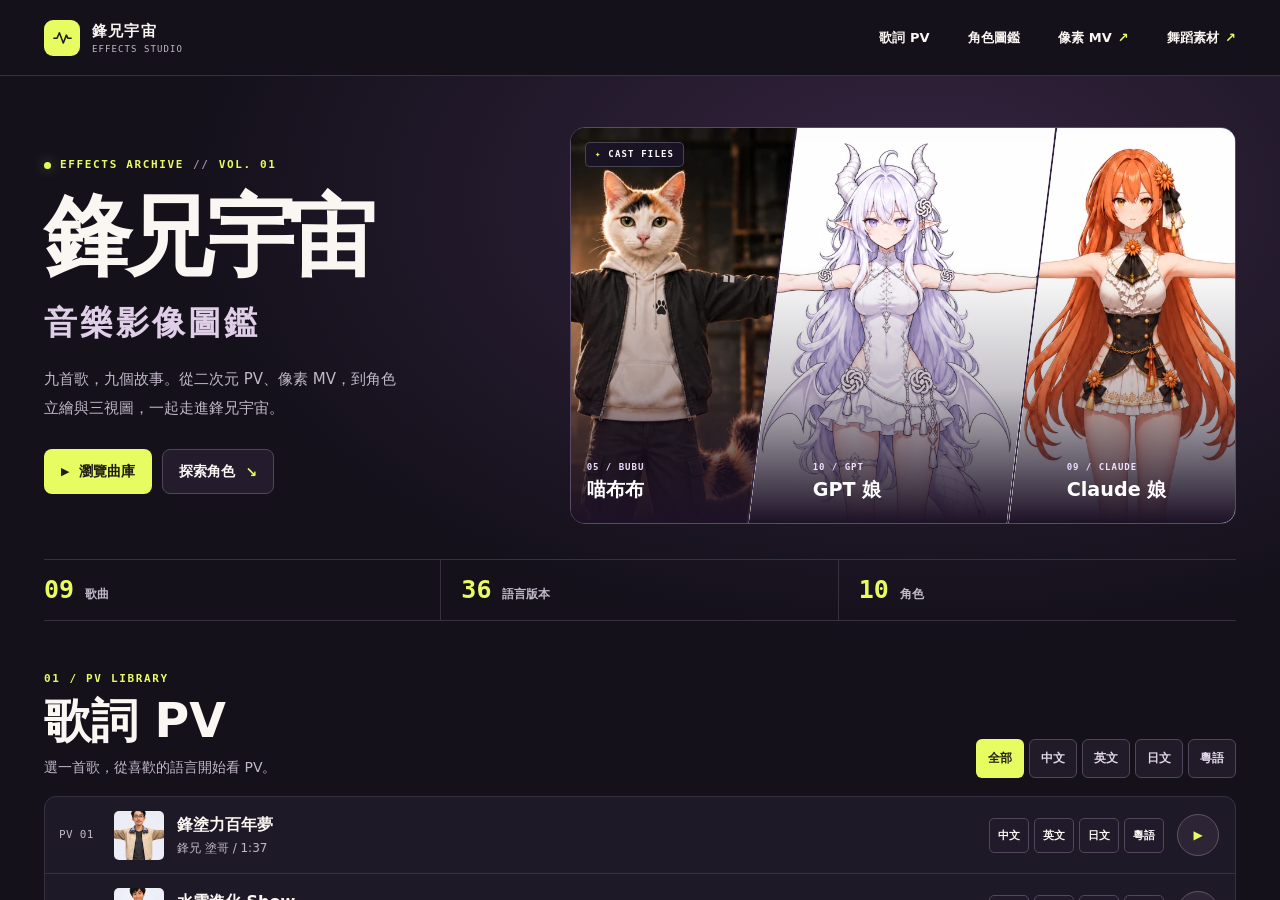
<file: pv.html>
<!doctype html>
<html lang="zh-Hant">
<head>
<meta charset="utf-8">
<title>鋒兄宇宙 · PV</title>
<!-- 舊的二次元 PV 網址保留選曲與渲染參數。 -->
<script>
  const archive = new URL('index.html' + location.search + location.hash, location.href);
  archive.searchParams.set('view', 'archive');
  location.replace(archive);
</script>
</head>
<body><a href="index.html?view=archive">鋒兄宇宙 · PV</a></body>
</html>
</file>
<file: css/archive.css>
#start {
  --night: #14111b;
  --panel: #1e1927;
  --line: #36303f;
  --text: #faf6f2;
  --muted: #c2b8ca;
  --lime: #e6fc61;
  --mono: ui-monospace, "SFMono-Regular", Consolas, monospace;
  position: fixed;
  inset: 0;
  z-index: 40;
  overflow: auto;
  overscroll-behavior: contain;
  scroll-behavior: smooth;
  scroll-padding-top: calc(var(--sat) + 76px);
  background: var(--night);
  color: var(--text);
  user-select: text;
  transition: opacity .25s, visibility .25s;
}
#start:focus { outline: none; }
#start.gone { opacity: 0; visibility: hidden; pointer-events: none; }
.archive {
  min-height: 100%;
  padding: var(--sat) var(--sar) var(--sab) var(--sal);
  background: radial-gradient(ellipse 58% 440px at 72% 200px, #352440 0, transparent 100%), var(--night);
}
.archive a { color: inherit; text-decoration: none; }
.archive button, #characterDialog button { font: inherit; cursor: pointer; }
.archive :focus-visible, #characterDialog :focus-visible { outline: 2px solid #e6fc61; outline-offset: 4px; }
.shell { width: min(100% - 88px, 1280px); margin-inline: auto; }
.archive-header {
  position: sticky;
  top: var(--sat);
  z-index: 2;
  border-bottom: 1px solid var(--line);
  background: #14111b;
}
.masthead { min-height: 75px; display: flex; align-items: center; justify-content: space-between; gap: 20px; }
.wordmark { display: flex; align-items: center; gap: 12px; font-size: 15px; font-weight: 850; letter-spacing: .08em; white-space: nowrap; }
.brand-icon { display: grid; place-items: center; width: 36px; height: 36px; border-radius: 9px; background: var(--lime); }
.brand-icon svg { width: 25px; fill: none; stroke: #211a22; stroke-width: 2; stroke-linecap: round; stroke-linejoin: round; }
.wordmark small { display: block; margin-top: 3px; font: 9px var(--mono); letter-spacing: .12em; color: var(--muted); }
.masthead nav { display: flex; align-items: center; flex-wrap: wrap; gap: 6px clamp(16px, 3vw, 40px); font-size: 13px; font-weight: 700; }
.masthead nav a { display: flex; align-items: center; gap: 6px; min-height: 38px; white-space: nowrap; }
.masthead nav span, .masthead nav a:hover { color: var(--lime); }

.hero { display: grid; grid-template-columns: .83fr 1.17fr; gap: clamp(24px, 4.2vw, 72px); align-items: center; padding: 51px 0 35px; }
.hero-copy { padding-block: 16px; min-width: 0; }
.eyebrow { display: flex; align-items: center; gap: 9px; color: var(--lime); font: 700 11px/1.5 var(--mono); letter-spacing: .15em; }
.signal { width: 7px; height: 7px; border-radius: 50%; background: var(--lime); box-shadow: 0 0 13px #e6fc6170; }
.slash { color: #a091aa; }
.hero h1 {
  margin-top: 18px;
  color: var(--text);
  font-size: clamp(50px, 6.9vw, 104px);
  font-weight: 900;
  letter-spacing: -.075em;
  line-height: 1.05;
}
.hero-subtitle { margin-top: 18px; color: #e0cde7; font-size: clamp(21px, 2.55vw, 37px); font-weight: 650; letter-spacing: .09em; }
.intro { max-width: 360px; margin-top: 19px; color: var(--muted); font-size: 15px; line-height: 1.9; }
.hero-actions { display: flex; flex-wrap: wrap; gap: 10px; margin-top: 27px; }
.action { display: inline-flex; align-items: center; justify-content: center; gap: 10px; min-height: 45px; padding: 8px 16px; border: 1px solid transparent; border-radius: 8px; font-size: 14px; font-weight: 800; white-space: nowrap; }
.action.primary { color: #201d16; background: var(--lime); }
.action.primary:hover { background: #f1ff9a; }
.action.primary span { font-size: 11px; }
.action.secondary { border-color: #51465c; background: #241c2d; }
.action.secondary span { color: var(--lime); }
.action.secondary:hover { background: #34283f; }
.hero-art { position: relative; min-width: 0; height: clamp(320px, 31vw, 440px); isolation: isolate; overflow: hidden; border: 1px solid #5c4b66; border-radius: 15px; background: #261c31; }
.hero-panels { position: absolute; inset: 0 -30px; display: grid; grid-template-columns: 1fr 1.12fr 1fr; transform: skewX(-7deg); }
.hero-panel { position: relative; overflow: hidden; isolation: isolate; border: 0; border-right: 2px solid #332341; color: #fff; background: #473754; text-align: left; }
.hero-panel:focus-visible { outline-offset: -5px; z-index: 1; }
.hero-panel img { position: absolute; z-index: -2; left: 50%; top: var(--crop-top, 0%); width: auto; height: var(--crop-height, 156%); max-width: none; transform: translateX(-50%) skewX(7deg); transition: scale .3s; }
.hero-panel::after { content: ""; position: absolute; z-index: -1; inset: 0; background: linear-gradient(0deg, #1d1226 0%, #1d122642 34%, transparent 65%); }
.hero-panel:hover img { scale: 1.04; }
.hero-panel > span { position: absolute; bottom: 20px; left: 23%; display: grid; gap: 5px; transform: skewX(7deg); font-size: clamp(13px, 1.5vw, 21px); font-weight: 850; white-space: nowrap; }
.hero-panel small { color: #f1dfff; font: 700 9px/1 var(--mono); letter-spacing: .11em; }
.cat-panel { --crop-top: -9%; --crop-height: 160%; background: #241b17; }
.cat-panel > span { left: calc(23% + 12px); }
.dragon-panel { --crop-top: 3%; --crop-height: 158%; background: #fdfdfd; }
.orange-panel { --crop-top: 1%; --crop-height: 160%; background: #fdfdfd; }
.hero-index { position: absolute; top: 14px; left: 14px; z-index: 2; border: 1px solid #ffffff35; border-radius: 5px; padding: 7px 9px; background: #1a1427e8; color: #fff; font: 700 9px/1 var(--mono); letter-spacing: .13em; pointer-events: none; }
.hero-index span { color: var(--lime); }

.archive-stats { display: grid; grid-template-columns: repeat(3, 1fr); border-block: 1px solid var(--line); }
.archive-stats > div { display: flex; align-items: baseline; gap: 11px; padding: 15px 20px; border-right: 1px solid var(--line); }
.archive-stats > div:first-child { padding-left: 0; }
.archive-stats > div:last-child { border: 0; }
.archive-stats dt { order: 1; font-size: 12px; font-weight: 700; color: var(--muted); }
.archive-stats dd { color: var(--lime); font: 700 25px/1.2 var(--mono); }
.archive-section { padding-top: 50px; scroll-margin-top: 5px; }
.section-heading { display: flex; align-items: end; justify-content: space-between; gap: 18px; margin-bottom: 18px; }
.section-heading h2 { margin-top: 7px; font-size: clamp(29px, 3.7vw, 48px); font-weight: 900; line-height: 1.15; }
.section-heading p:not(.eyebrow) { margin-top: 8px; color: var(--muted); font-size: 14px; line-height: 1.55; }
.filters { display: flex; flex-wrap: wrap; gap: 5px; }
.filters button {
  min-height: 39px; padding: 6px 11px; border: 1px solid #51465c; border-radius: 6px;
  background: #201a29; color: #e1d6e8; font-size: 12px; font-weight: 750; white-space: nowrap;
}
.filters button:hover { background: #372a42; }
.filters button[aria-pressed="true"] { background: var(--lime, #e6fc61); color: #222316; border-color: transparent; }
.track-list { border: 1px solid var(--line); border-radius: 12px; background: var(--panel); }
.track {
  display: grid; grid-template-columns: 42px 50px minmax(0, 1fr) minmax(0, auto) 44px; align-items: center; gap: 13px;
  min-height: 77px; padding: 9px 14px; border-bottom: 1px solid var(--line);
}
.track:last-child { border: 0; }
.track:hover, .track:focus-within { background: #2a2134; }
.track:first-child { border-radius: 11px 11px 0 0; }
.track:last-child { border-radius: 0 0 11px 11px; }
.track-number { color: var(--muted); font: 11px/1.3 var(--mono); letter-spacing: .03em; }
.track-cover img, .character-card img { --offset: var(--portrait-top, 8%); display: block; width: 100%; object-fit: cover; object-position: center var(--offset); }
.track-cover { height: 49px; overflow: hidden; border-radius: 5px; }
.track-cover img { height: 100%; scale: 2; transform-origin: center 19%; }
.track-meta { min-width: 0; }
.track-title { font-size: 16px; font-weight: 800; line-height: 1.35; overflow-wrap: anywhere; }
.track-info { margin-top: 4px; color: var(--muted); font-size: 12px; line-height: 1.4; }
.track-versions { display: flex; gap: 5px; }
.track-versions button { min-width: 40px; min-height: 35px; padding: 4px 7px; border: 1px solid #53475e; border-radius: 5px; background: #211a2b; color: var(--text); font-size: 11px; font-weight: 700; }
.track-versions button:hover { background: #4a3a58; }
.track-versions button[aria-current="true"] { border-color: var(--lime); color: var(--lime); }
.track .track-play { display: grid; width: 42px; height: 42px; place-items: center; border: 1px solid #5e5367; border-radius: 50%; color: var(--lime); background: #2d2536; font-size: 12px; }
.track .track-play:hover { color: #211b24; background: var(--lime); }
.track[hidden], .track [hidden] { display: none; }

.character-grid { display: grid; grid-template-columns: repeat(5, minmax(0, 1fr)); gap: 12px; }
.character-card { min-width: 0; padding: 0; overflow: hidden; border: 1px solid var(--line); border-radius: 9px; background: var(--panel); color: var(--text); text-align: left; }
.character-card:hover { border-color: #aa90b5; background: #2a2134; }
.character-card img { aspect-ratio: 1.24; background: #eeeaf3; }
.character-card > span { display: grid; grid-template-columns: minmax(0, 1fr) auto; gap: 4px 8px; padding: 12px; align-items: center; }
.character-card small { grid-column: 1 / -1; color: var(--muted); font: 10px var(--mono); letter-spacing: .06em; }
.character-card strong { font-size: 15px; }
.character-card b { color: var(--lime); font-weight: 500; }
.archive-footer { margin-top: 55px; border-top: 1px solid var(--line); color: var(--muted); }
.archive-footer .shell { display: flex; justify-content: space-between; align-items: center; gap: 10px; min-height: 65px; font-size: 12px; }
.archive-footer small { font: 9px var(--mono); }

#characterDialog {
  --lime: #e6fc61;
  --mono: ui-monospace, Consolas, monospace;
  width: min(920px, calc(100% - 28px)); max-width: none; max-height: calc(100% - 28px); margin: auto;
  padding: clamp(12px, 3vw, 25px); overflow: auto;
  border: 1px solid #665572; border-radius: 13px; background: #1e1927; color: #faf6f2;
  overscroll-behavior: contain;
}
#characterDialog::backdrop { background: #110b18d9; }
.dialog-head { display: flex; align-items: start; justify-content: space-between; gap: 10px; }
.dialog-head h2 { margin: 3px 0 12px; font-size: clamp(24px, 4vw, 36px); }
.dialog-head .close-dialog { width: 42px; height: 42px; border: 1px solid #64576e; border-radius: 7px; background: #2e2537; color: #fff; font-size: 24px; }
.dialog-head .close-dialog:hover { background: #473653; }
.character-figure { margin-top: 12px; text-align: center; }
.character-figure img { display: block; max-width: 100%; width: 100%; height: auto; max-height: 63vh; margin-inline: auto; object-fit: contain; border-radius: 6px; background: #100d15; }
.character-figure figcaption { margin-top: 8px; color: #d0c3d7; font-size: 12px; }

@media (max-width: 950px) {
  .shell { width: calc(100% - 48px); }
  .hero { padding-top: 33px; }
  .hero-panels { inset-inline: -23px; }
}
@media (max-width: 680px) {
  #start { scroll-padding-top: calc(var(--sat) + 99px); }
  .shell { width: calc(100% - 32px); }
  .masthead { min-height: 59px; gap: 8px; flex-wrap: wrap; padding-block: 9px; }
  .masthead nav { width: 100%; gap: 3px 12px; font-size: 12px; }
  .masthead nav a { min-height: 32px; }
  .wordmark { gap: 7px; font-size: 13px; }
  .wordmark small { font-size: 8px; }
  .brand-icon { width: 30px; height: 30px; }
  .brand-icon svg { width: 22px; }
  .hero { grid-template-columns: 1fr; gap: 23px; padding: 29px 0 23px; }
  .hero-copy { padding: 0; }
  .hero h1 { margin-top: 11px; font-size: clamp(53px, 13vw, 81px); }
  .hero-subtitle { margin-top: 12px; }
  .intro { margin-top: 12px; }
  .hero-actions { margin-top: 16px; }
  .hero-art { height: clamp(230px, 62vw, 345px); }
  .hero-panel > span { bottom: 13px; left: 22%; }
  .cat-panel > span { left: calc(22% + 20px); }
  .hero-panel small { font-size: 8px; }
  .archive-stats > div { padding: 12px 7px; gap: 6px; }
  .archive-stats dd { font-size: 20px; }
  .archive-stats dt { font-size: 11px; }
  .archive-section { padding-top: 35px; }
  .section-heading { align-items: start; flex-wrap: wrap; gap: 12px; margin-bottom: 14px; }
  .track { grid-template-columns: 35px 42px minmax(0, 1fr) 38px; gap: 6px 8px; padding: 9px 8px; }
  .track-cover { height: 40px; }
  .track-title { font-size: 14px; }
  .track-info { font-size: 11px; }
  .track-versions { grid-area: 2 / 3; flex-wrap: wrap; }
  .track-versions button { min-width: 36px; min-height: 36px; padding-inline: 5px; }
  .track .track-play { grid-area: 1 / 4 / span 2; width: 38px; height: 38px; }
  .character-grid { grid-template-columns: repeat(2, minmax(0, 1fr)); gap: 9px; }
  .archive-footer { margin-top: 35px; }
}
@media (max-width: 380px) {
  .masthead nav { width: 100%; justify-content: space-between; gap: 3px 7px; }
  .track { grid-template-columns: 33px minmax(0, 1fr) 36px; }
  .track-cover { display: none; }
  .track-versions { grid-area: 2 / 2; }
  .track .track-play { grid-column: 3; width: 36px; height: 36px; }
}
@media (prefers-reduced-motion: reduce) {
  #start { scroll-behavior: auto; transition: none; }
  .hero-panel img { transition: none; }
}

.turntable { margin-top: 12px; text-align: center; }
.turntable-stage {
  position: relative;
  display: grid;
  place-items: center;
  height: min(54vh, 470px, calc((100vw - 58px) * 1.17));
  overflow: hidden;
  border: 1px solid #443751;
  border-radius: 7px;
  background: radial-gradient(ellipse at center, #3f2b50 0, #17111f 72%);
  cursor: grab;
  touch-action: pan-y pinch-zoom;
  user-select: none;
}
.turntable-stage:active { cursor: grabbing; }
.angle-frame { position: relative; height: 100%; aspect-ratio: var(--angle-ratio); overflow: hidden; }
.angle-frame img {
  position: absolute;
  inset: 0 auto 0 var(--angle-offset);
  display: block;
  width: var(--angle-width);
  height: 100%;
  max-width: none;
  pointer-events: none;
}
.angle-tag {
  position: absolute;
  top: 8px;
  left: 8px;
  padding: 5px 8px;
  border-radius: 5px;
  background: #23182ce8;
  color: #faf6f2;
  font: 700 12px var(--mono);
  pointer-events: none;
}
.angle-controls { justify-content: center; margin-top: 11px; }
.angle-controls small { margin-left: 3px; font: .85em var(--mono); }
#turntableHint { margin-top: 7px; color: #d0c3d7; font-size: 12px; }
.visually-hidden {
  position: absolute;
  width: 1px;
  height: 1px;
  padding: 0;
  margin: -1px;
  overflow: hidden;
  clip-path: inset(50%);
  white-space: nowrap;
}
</file>
